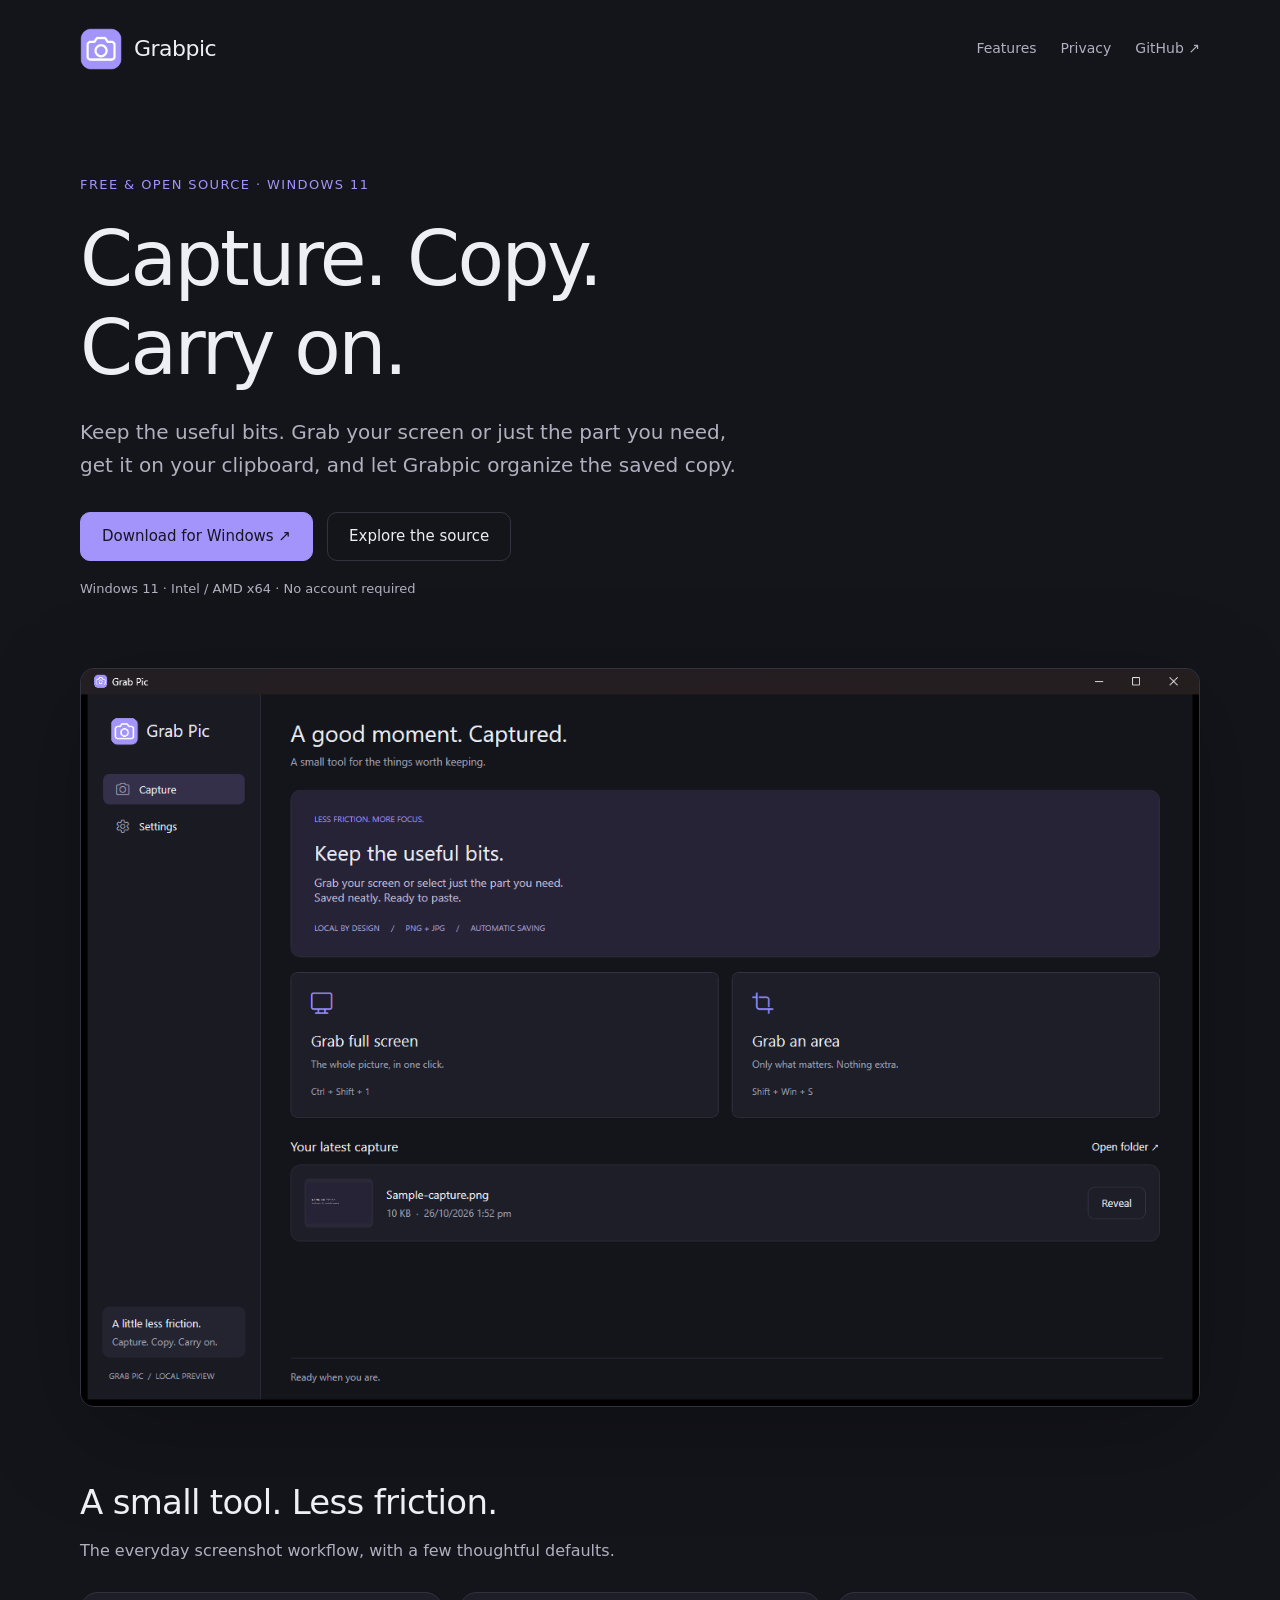
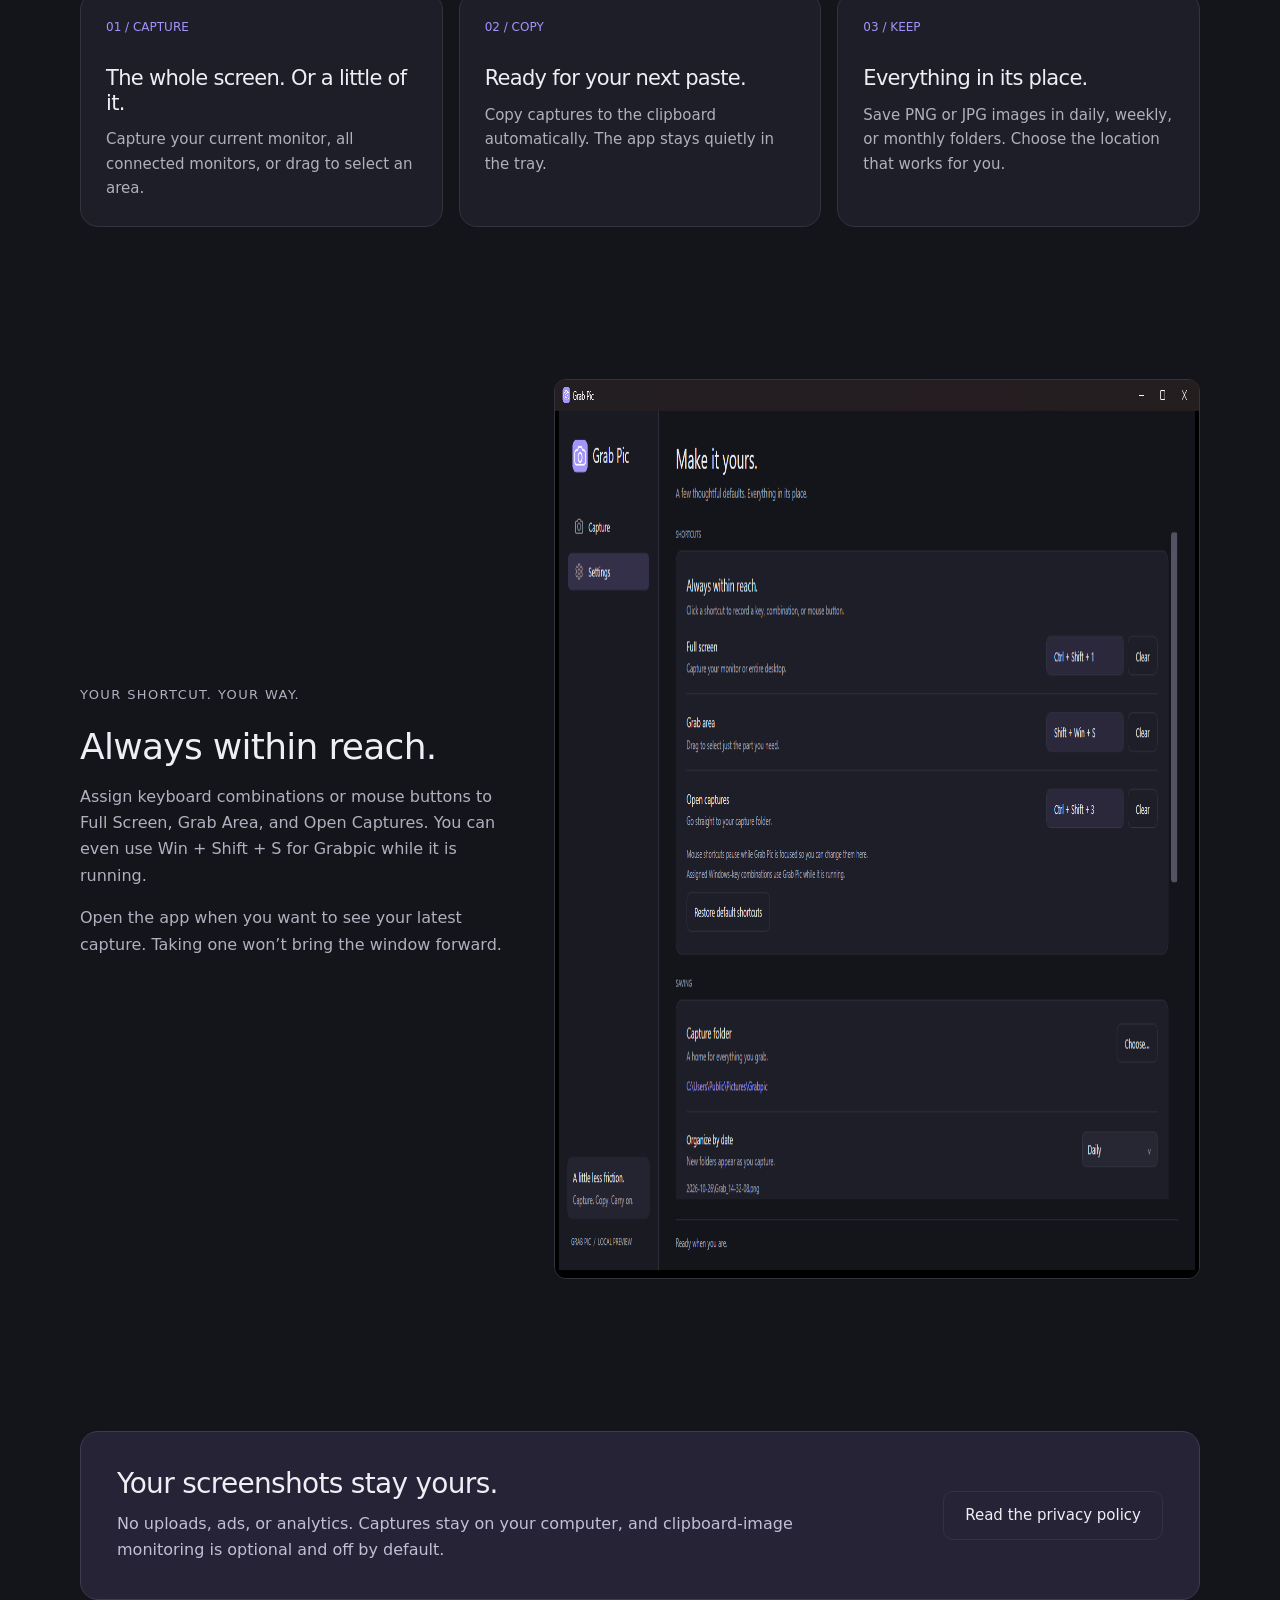
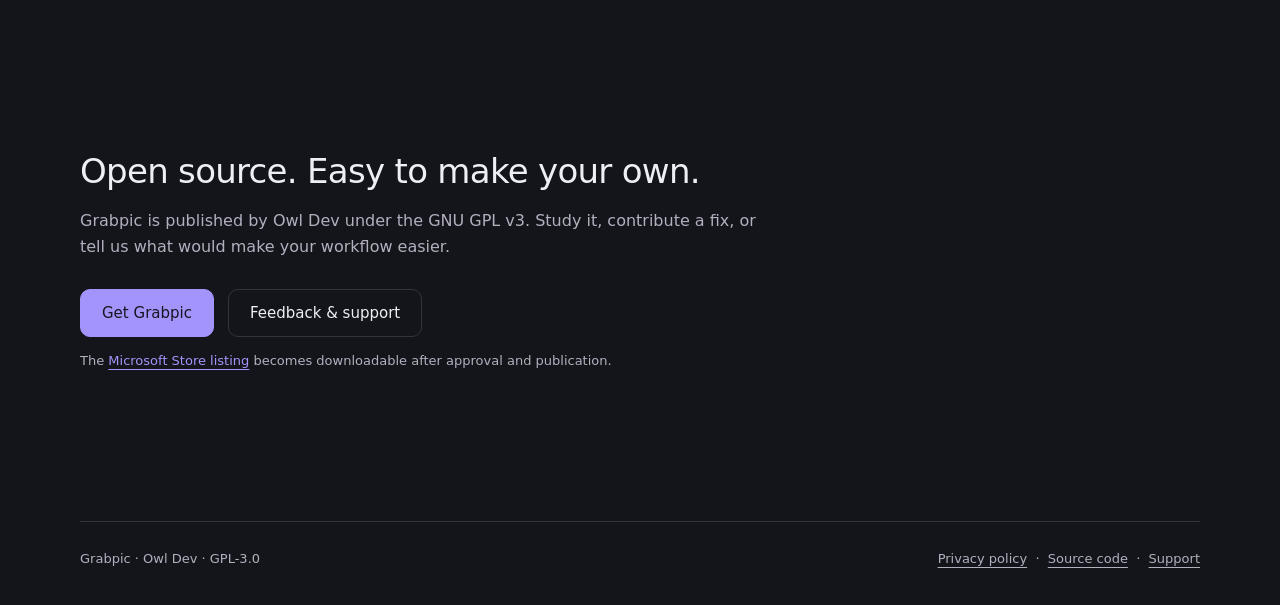
<file: docs/index.html>
<!doctype html>
<html lang="en">
<head>
  <meta charset="utf-8">
  <meta name="viewport" content="width=device-width, initial-scale=1">
  <meta name="description" content="Grabpic is a simple, open-source screenshot app for Windows. Capture your screen or an area, copy to the clipboard, and save automatically.">
  <meta name="theme-color" content="#14151b">
  <meta property="og:title" content="Grabpic — Capture. Copy. Carry on.">
  <meta property="og:description" content="An easy, open-source screenshot app for Windows. Quiet in the tray. Ready when you are.">
  <meta property="og:image" content="https://talhazahid.github.io/grabpic/images/01-capture.png">
  <link rel="canonical" href="https://talhazahid.github.io/grabpic/">
  <link rel="icon" type="image/png" href="images/icon.png">
  <link rel="stylesheet" href="site.css">
  <title>Grabpic — Capture. Copy. Carry on.</title>
</head>
<body>
<a class="skip" href="#main">Skip to content</a>
<div class="container">
  <header class="header">
    <a class="brand" href="./"><img src="images/icon.png" width="42" height="42" alt=""><span>Grabpic</span></a>
    <nav class="nav" aria-label="Main navigation"><a class="optional" href="#features">Features</a><a href="privacy/">Privacy</a><a href="https://github.com/talhazahid/grabpic">GitHub ↗</a></nav>
  </header>
  <main id="main">
    <section class="hero">
      <p class="eyebrow">Free &amp; open source · Windows 11</p>
      <h1>Capture. Copy.<br>Carry on.</h1>
      <p class="lead">Keep the useful bits. Grab your screen or just the part you need, get it on your clipboard, and let Grabpic organize the saved copy.</p>
      <div class="actions"><a class="button primary" href="https://github.com/talhazahid/grabpic/releases/latest">Download for Windows ↗</a><a class="button" href="https://github.com/talhazahid/grabpic">Explore the source</a></div>
      <p class="small">Windows 11 · Intel / AMD x64 · No account required</p>
    </section>
    <figure class="preview"><img src="images/01-capture.png" width="1366" height="900" alt="Grabpic’s dark capture window with full-screen and area capture buttons and the latest saved image."></figure>
    <section class="section" id="features">
      <h2>A small tool. Less friction.</h2>
      <p class="intro">The everyday screenshot workflow, with a few thoughtful defaults.</p>
      <div class="cards">
        <article class="card"><span class="number">01 / CAPTURE</span><h3>The whole screen. Or a little of it.</h3><p>Capture your current monitor, all connected monitors, or drag to select an area.</p></article>
        <article class="card"><span class="number">02 / COPY</span><h3>Ready for your next paste.</h3><p>Copy captures to the clipboard automatically. The app stays quietly in the tray.</p></article>
        <article class="card"><span class="number">03 / KEEP</span><h3>Everything in its place.</h3><p>Save PNG or JPG images in daily, weekly, or monthly folders. Choose the location that works for you.</p></article>
      </div>
    </section>
    <section class="section split">
      <div><p class="eyebrow">Your shortcut. Your way.</p><h2>Always within reach.</h2><p>Assign keyboard combinations or mouse buttons to Full Screen, Grab Area, and Open Captures. You can even use Win + Shift + S for Grabpic while it is running.</p><p>Open the app when you want to see your latest capture. Taking one won’t bring the window forward.</p></div>
      <img src="images/02-shortcuts.png" width="1366" height="900" loading="lazy" alt="Grabpic settings showing customizable capture shortcuts.">
    </section>
    <section class="section">
      <div class="callout"><div><h2>Your screenshots stay yours.</h2><p>No uploads, ads, or analytics. Captures stay on your computer, and clipboard-image monitoring is optional and off by default.</p></div><a class="button" href="privacy/">Read the privacy policy</a></div>
    </section>
    <section class="section">
      <h2>Open source. Easy to make your own.</h2>
      <p class="intro">Grabpic is published by Owl Dev under the GNU GPL v3. Study it, contribute a fix, or tell us what would make your workflow easier.</p>
      <div class="actions"><a class="button primary" href="https://github.com/talhazahid/grabpic/releases/latest">Get Grabpic</a><a class="button" href="https://github.com/talhazahid/grabpic/issues">Feedback &amp; support</a></div>
      <p class="small">The <a href="https://apps.microsoft.com/detail/9PJ3HBXBCTX1">Microsoft Store listing</a> becomes downloadable after approval and publication.</p>
    </section>
  </main>
  <footer class="footer"><span>Grabpic · Owl Dev · GPL-3.0</span><span><a href="privacy/">Privacy policy</a> &nbsp;·&nbsp; <a href="https://github.com/talhazahid/grabpic">Source code</a> &nbsp;·&nbsp; <a href="https://github.com/talhazahid/grabpic/issues">Support</a></span></footer>
</div>
</body>
</html>
</file>
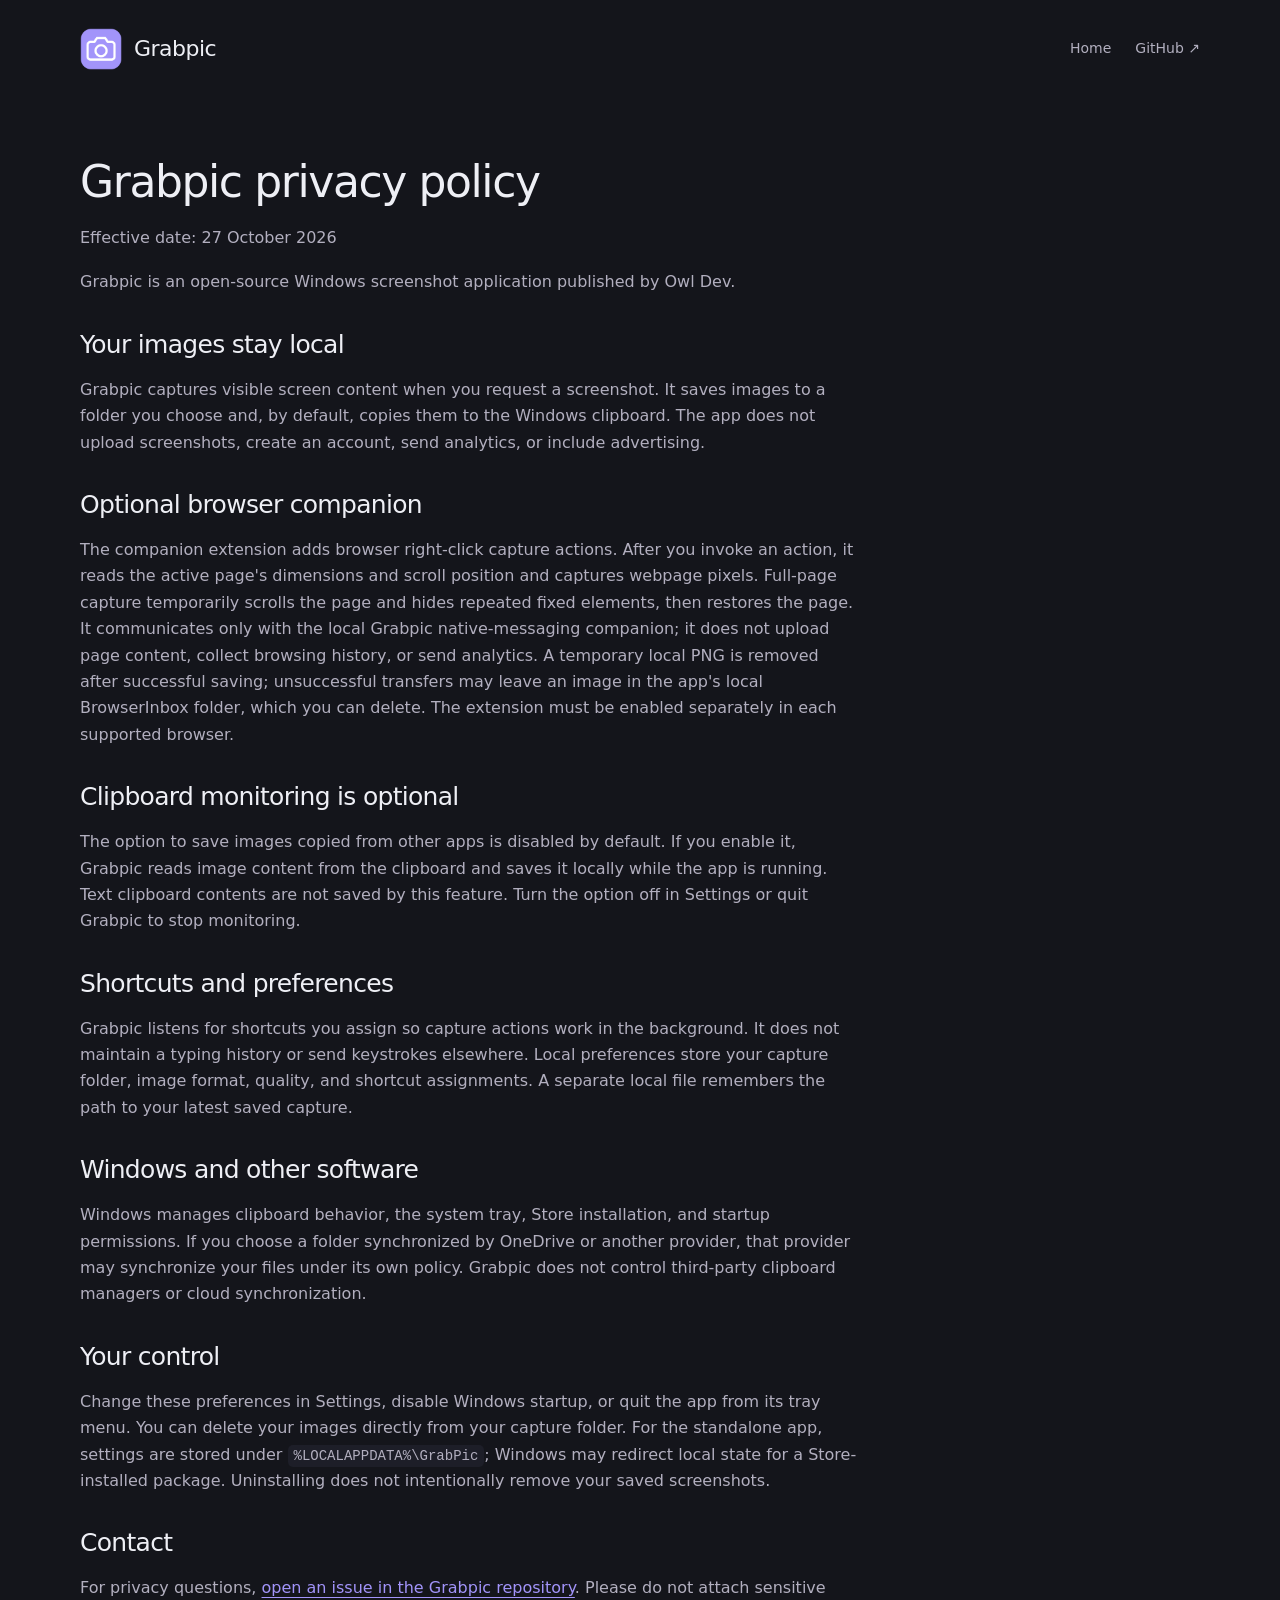
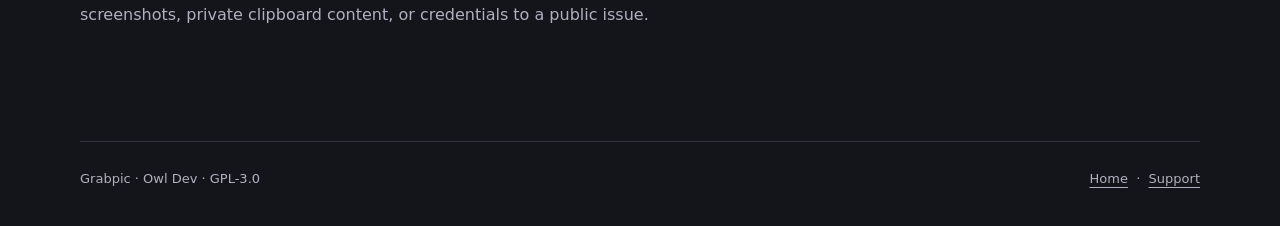
<file: docs/privacy/index.html>
<!doctype html>
<html lang="en"><head><meta charset="utf-8"><meta name="viewport" content="width=device-width, initial-scale=1">
<meta name="description" content="How Grabpic handles screenshots, clipboard images, shortcuts, and local preferences.">
<meta name="theme-color" content="#14151b"><title>Privacy policy — Grabpic</title>
<link rel="canonical" href="https://talhazahid.github.io/grabpic/privacy/">
<link rel="icon" type="image/png" href="../images/icon.png"><link rel="stylesheet" href="../site.css"></head>
<body><a class="skip" href="#main">Skip to content</a><div class="container">
<header class="header"><a class="brand" href="../"><img src="../images/icon.png" width="42" height="42" alt=""><span>Grabpic</span></a>
<nav class="nav" aria-label="Main navigation"><a href="../">Home</a><a href="https://github.com/talhazahid/grabpic">GitHub ↗</a></nav></header>
<main class="prose" id="main"><h1>Grabpic privacy policy</h1>
<p>Effective date: 27 October 2026</p>
<p>Grabpic is an open-source Windows screenshot application published by Owl Dev.</p>
<h2>Your images stay local</h2>
<p>Grabpic captures visible screen content when you request a screenshot. It saves images to a folder you choose and, by default, copies them to the Windows clipboard. The app does not upload screenshots, create an account, send analytics, or include advertising.</p>
<h2>Optional browser companion</h2>
<p>The companion extension adds browser right-click capture actions. After you invoke an action, it reads the active page&#x27;s dimensions and scroll position and captures webpage pixels. Full-page capture temporarily scrolls the page and hides repeated fixed elements, then restores the page. It communicates only with the local Grabpic native-messaging companion; it does not upload page content, collect browsing history, or send analytics. A temporary local PNG is removed after successful saving; unsuccessful transfers may leave an image in the app&#x27;s local BrowserInbox folder, which you can delete. The extension must be enabled separately in each supported browser.</p>
<h2>Clipboard monitoring is optional</h2>
<p>The option to save images copied from other apps is disabled by default. If you enable it, Grabpic reads image content from the clipboard and saves it locally while the app is running. Text clipboard contents are not saved by this feature. Turn the option off in Settings or quit Grabpic to stop monitoring.</p>
<h2>Shortcuts and preferences</h2>
<p>Grabpic listens for shortcuts you assign so capture actions work in the background. It does not maintain a typing history or send keystrokes elsewhere. Local preferences store your capture folder, image format, quality, and shortcut assignments. A separate local file remembers the path to your latest saved capture.</p>
<h2>Windows and other software</h2>
<p>Windows manages clipboard behavior, the system tray, Store installation, and startup permissions. If you choose a folder synchronized by OneDrive or another provider, that provider may synchronize your files under its own policy. Grabpic does not control third-party clipboard managers or cloud synchronization.</p>
<h2>Your control</h2>
<p>Change these preferences in Settings, disable Windows startup, or quit the app from its tray menu. You can delete your images directly from your capture folder. For the standalone app, settings are stored under <code>%LOCALAPPDATA%\GrabPic</code>; Windows may redirect local state for a Store-installed package. Uninstalling does not intentionally remove your saved screenshots.</p>
<h2>Contact</h2>
<p>For privacy questions, <a href="https://github.com/talhazahid/grabpic/issues">open an issue in the Grabpic repository</a>. Please do not attach sensitive screenshots, private clipboard content, or credentials to a public issue.</p></main>
<footer class="footer"><span>Grabpic · Owl Dev · GPL-3.0</span><span><a href="../">Home</a> &nbsp;·&nbsp; <a href="https://github.com/talhazahid/grabpic/issues">Support</a></span></footer>
</div></body></html>
</file>
<file: docs/site.css>
:root{color-scheme:dark;--bg:#14151b;--panel:#1d1e28;--ink:#eeeff5;--muted:#b2afbf;--line:#33333f;--accent:#a294fa;--radius:18px;font-family:"Segoe UI Variable","Segoe UI",system-ui,sans-serif;font-weight:400}*{box-sizing:border-box}html{scroll-behavior:smooth}body{margin:0;background:var(--bg);color:var(--ink);font-size:16px;line-height:1.65}a{color:var(--accent);text-underline-offset:4px}a:hover{color:#cbc2ff}button,a{-webkit-tap-highlight-color:transparent}a:focus-visible{outline:2px solid var(--accent);outline-offset:5px}.container{width:min(1120px,calc(100% - 48px));margin:auto}.header{display:flex;align-items:center;justify-content:space-between;gap:24px;padding:28px 0}.brand{display:inline-flex;align-items:center;gap:12px;color:var(--ink);text-decoration:none;font-size:22px;letter-spacing:-.5px}.brand img{width:42px;height:42px}.nav{display:flex;gap:24px;align-items:center;font-size:14px}.nav a{color:var(--muted);text-decoration:none}.nav a:hover{color:var(--ink)}.hero{padding:76px 0 56px;max-width:850px}.eyebrow{color:var(--accent);font-size:13px;letter-spacing:1.4px;text-transform:uppercase;margin:0 0 20px}h1,h2,h3{font-weight:400;line-height:1.16;margin:0;letter-spacing:-.7px}h1{font-size:clamp(42px,6.8vw,76px);letter-spacing:-2.6px;max-width:850px}.hero p.lead{font-size:20px;color:var(--muted);max-width:680px;margin:24px 0 30px}.actions{display:flex;gap:14px;flex-wrap:wrap;align-items:center}.button{display:inline-flex;justify-content:center;align-items:center;min-height:48px;padding:11px 21px;border-radius:10px;border:1px solid var(--line);color:var(--ink);text-decoration:none;font-size:15px}.button.primary{background:var(--accent);border-color:var(--accent);color:#181421}.button:hover{border-color:var(--accent);color:var(--ink)}.button.primary:hover{background:#b7abff;color:#181421}.small{font-size:13px;color:var(--muted)}.hero .small{margin-top:17px}.preview{margin:0;border:1px solid var(--line);border-radius:14px;overflow:hidden;background:var(--panel);box-shadow:0 25px 100px #0004}.preview img{display:block;width:100%;height:auto}.section{padding:76px 0}.section h2{font-size:34px;margin-bottom:16px}.section .intro{color:var(--muted);max-width:690px;margin-bottom:28px}.cards{display:grid;grid-template-columns:repeat(3,1fr);gap:16px}.card{padding:25px;background:var(--panel);border:1px solid var(--line);border-radius:var(--radius)}.card .number{font-size:12px;color:var(--accent);display:block;margin-bottom:28px}.card h3{font-size:21px;margin-bottom:12px}.card p{color:var(--muted);font-size:15px;margin:0}.split{display:grid;grid-template-columns:.8fr 1.2fr;align-items:center;gap:44px}.split h2{font-size:36px}.split p{color:var(--muted)}.split img{width:100%;border-radius:12px;border:1px solid var(--line)}.callout{background:#272337;border:1px solid #40394f;border-radius:var(--radius);padding:36px;display:flex;align-items:center;justify-content:space-between;gap:28px}.callout h2{font-size:28px;margin-bottom:10px}.callout p{color:#c3bdd5;margin:0;max-width:680px}.footer{margin-top:60px;border-top:1px solid var(--line);padding:26px 0 36px;display:flex;gap:20px;justify-content:space-between;color:var(--muted);font-size:13px}.footer a{color:var(--muted)}.prose{max-width:780px;padding:58px 0 35px}.prose h1{font-size:44px;letter-spacing:-1.4px}.prose h2{font-size:25px;margin:34px 0 12px}.prose p{color:var(--muted);margin:18px 0}.prose code{font-size:14px;background:var(--panel);border-radius:5px;padding:3px 6px;overflow-wrap:anywhere}.skip{position:absolute;left:16px;top:-70px;background:var(--accent);color:#14151b;padding:10px 15px;z-index:2}.skip:focus{top:12px}@media(max-width:760px){.container{width:calc(100% - 32px)}.header{padding:20px 0}.nav{gap:16px;font-size:13px}.nav .optional{display:none}.hero{padding:48px 0 38px}.hero p.lead{font-size:18px}.cards,.split{grid-template-columns:1fr}.section{padding:48px 0}.split{gap:24px}.callout{padding:24px;align-items:flex-start;flex-direction:column}.footer{flex-direction:column;gap:10px}.prose{padding-top:35px}.prose h1{font-size:36px}h1{letter-spacing:-1.6px}}
</file>
